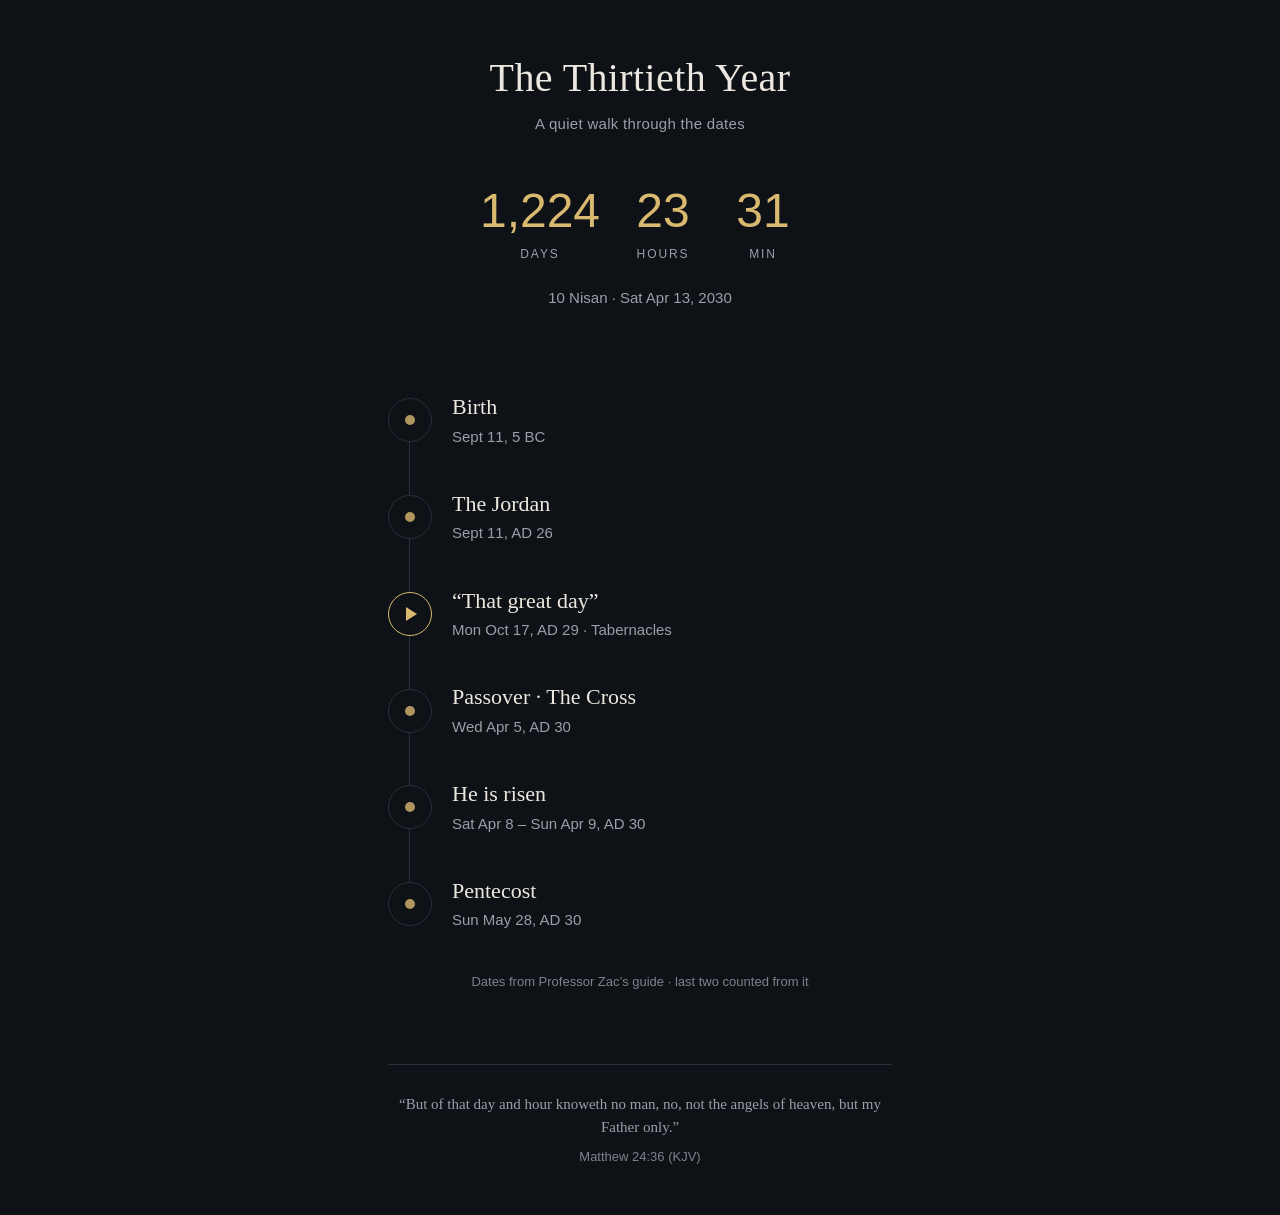
<file: ad30-simple/index.html>
<!doctype html>
<html lang="en">
<head>
<meta charset="utf-8">
<meta name="viewport" content="width=device-width, initial-scale=1, viewport-fit=cover">
<meta name="robots" content="noindex,nofollow">
<meta name="theme-color" content="#0e1116">
<meta name="apple-mobile-web-app-capable" content="yes">
<meta name="mobile-web-app-capable" content="yes">
<meta name="apple-mobile-web-app-status-bar-style" content="black-translucent">
<meta name="apple-mobile-web-app-title" content="Thirtieth Year">
<meta name="application-name" content="Thirtieth Year">
<title>The Thirtieth Year</title>
<link rel="manifest" href="manifest.webmanifest">
<link rel="icon" type="image/png" sizes="192x192" href="icon-192.png">
<link rel="apple-touch-icon" sizes="180x180" href="icon-180.png">
<style>
  :root{
    --bg:#0e1116; --panel:#171b22; --line:#2a303a; --text:#ece8df; --muted:#9a9fa8;
    --gold:#d9b870; --gold-soft:rgba(217,184,112,.14);
  }
  *{box-sizing:border-box}
  html{-webkit-text-size-adjust:100%}
  body{
    margin:0; background:var(--bg); color:var(--text);
    font:18px/1.55 -apple-system,BlinkMacSystemFont,"SF Pro Text","Segoe UI",Roboto,Helvetica,Arial,sans-serif;
    padding:env(safe-area-inset-top) env(safe-area-inset-right) env(safe-area-inset-bottom) env(safe-area-inset-left);
  }
  .wrap{max-width:560px; margin:0 auto; padding:56px 28px 48px}
  .serif{font-family:"Iowan Old Style","Palatino Linotype",Palatino,Georgia,serif}
  header{text-align:center}
  h1{font-weight:500; font-size:40px; line-height:1.1; letter-spacing:.01em; margin:0}
  .sub{color:var(--muted); font-size:15px; margin:12px 0 0; letter-spacing:.02em}

  .count{margin:52px 0 0; text-align:center}
  .count .nums{display:flex; justify-content:center; gap:26px}
  .unit{min-width:74px}
  .unit b{display:block; font-weight:300; font-size:48px; line-height:1; font-variant-numeric:tabular-nums; color:var(--gold)}
  .unit span{display:block; margin-top:10px; font-size:12px; text-transform:uppercase; letter-spacing:.16em; color:var(--muted)}
  .count .when{margin-top:22px; font-size:15px; color:var(--muted)}

  .path{list-style:none; margin:72px 0 0; padding:0; position:relative}
  .path::before{content:""; position:absolute; left:21px; top:30px; bottom:30px; width:1px; background:var(--line)}
  .path li{margin:0 0 18px}
  .mk{
    width:100%; min-height:76px; display:flex; align-items:center; gap:20px;
    background:none; border:0; color:inherit; font:inherit; text-align:left;
    padding:12px 8px 12px 0; border-radius:16px; cursor:pointer; -webkit-tap-highlight-color:transparent;
  }
  .mk:active{background:var(--gold-soft)}
  .mk:focus-visible{outline:2px solid var(--gold); outline-offset:4px}
  .dot{flex:0 0 44px; height:44px; border-radius:50%; background:var(--bg); border:1px solid var(--line);
       display:grid; place-items:center; position:relative; z-index:1}
  .dot i{width:10px; height:10px; border-radius:50%; background:var(--gold); opacity:.8}
  .mk.has-video .dot{border-color:var(--gold)}
  .mk.has-video .dot i{width:0; height:0; border-radius:0; background:none; opacity:1;
       border-left:11px solid var(--gold); border-top:7px solid transparent; border-bottom:7px solid transparent; margin-left:3px}
  /* progress marks: visited = small quiet tick, watched = gold disc with check */
  .dot b{display:none; position:absolute; right:-3px; bottom:-3px; width:18px; height:18px; border-radius:50%;
       background:var(--bg); border:1px solid var(--line); color:var(--muted); font:700 11px/16px system-ui,sans-serif; text-align:center}
  .mk.visited .dot b{display:block}
  .mk.watched .dot{background:var(--gold); border-color:var(--gold)}
  .mk.watched .dot i{display:none}
  .mk.watched .dot b{display:block; position:static; width:auto; height:auto; border:0; background:none; color:#1a1507; font-size:20px; line-height:1}
  .mk .t{display:block; font-size:22px; line-height:1.25}
  .mk .d{display:block; font-size:15px; color:var(--muted); margin-top:4px}
  .src{text-align:center; color:var(--muted); font-size:13px; margin:28px 0 0; opacity:.8}

  footer{margin:72px 0 0; padding-top:28px; border-top:1px solid var(--line); text-align:center; color:var(--muted); font-size:15px}
  footer p{margin:0}
  footer cite{display:block; font-style:normal; font-size:13px; margin-top:8px; opacity:.8}
  .linkbtn{background:none; border:0; color:var(--muted); font:inherit; font-size:13px; min-height:44px; padding:0 14px;
       margin-top:18px; opacity:.7; text-decoration:underline; text-underline-offset:3px; cursor:pointer}
  .linkbtn[hidden]{display:none}
  .linkbtn:focus-visible,.icon:focus-visible,.nx button:focus-visible,.bigplay:focus-visible,.tip button:focus-visible{outline:2px solid var(--gold); outline-offset:3px}

  /* sheet */
  .scrim{position:fixed; inset:0; z-index:10; background:rgba(0,0,0,.6); opacity:0; pointer-events:none; transition:opacity .25s ease}
  .scrim.open{opacity:1; pointer-events:auto}
  .sheet{
    position:fixed; z-index:11; left:0; right:0; bottom:0; max-height:92vh; max-height:92dvh; overflow-y:auto;
    background:var(--panel); border-radius:22px 22px 0 0; padding:14px 26px calc(34px + env(safe-area-inset-bottom));
    transform:translateY(100%); transition:transform .3s cubic-bezier(.2,.8,.2,1); visibility:hidden;
    max-width:620px; margin:0 auto; -webkit-overflow-scrolling:touch;
  }
  .sheet.open{transform:none; visibility:visible}
  .grab{width:40px; height:5px; border-radius:3px; background:var(--line); margin:0 auto 10px}
  .sheet-top{display:flex; align-items:flex-start; justify-content:space-between; gap:12px}
  .sheet h2{font-weight:500; font-size:28px; line-height:1.2; margin:10px 0 0}
  .sheet .d{color:var(--muted); font-size:15px; margin:6px 0 0}
  .acts{display:flex; gap:10px; flex:0 0 auto}
  .icon{width:44px; height:44px; border-radius:50%; border:0; background:#232833; color:var(--text); display:grid; place-items:center; cursor:pointer; padding:0}
  .icon svg{width:20px; height:20px}
  .x{flex:0 0 44px; width:44px; height:44px; border-radius:50%; border:0; background:#232833; color:var(--text);
     font-size:22px; line-height:1; cursor:pointer}
  .x:focus-visible,.read:focus-visible,video:focus-visible{outline:2px solid var(--gold); outline-offset:3px}
  .media{margin:24px 0 0}
  .media video{width:100%; border-radius:14px; background:#000; display:block; aspect-ratio:16/9}
  .media .vt{color:var(--muted); font-size:14px; margin-top:8px}
  .media .vbox{position:relative}
  .bigplay{position:absolute; left:50%; top:50%; width:72px; height:72px; margin:-36px 0 0 -36px; border-radius:50%;
       border:0; background:rgba(14,17,22,.75); color:var(--gold); font-size:28px; cursor:pointer; padding:0 0 0 5px}
  .bigplay[hidden]{display:none}
  .nx{margin:18px 0 0; padding:14px; border:1px solid var(--line); border-radius:16px; background:#1d222b;
       display:flex; align-items:center; gap:10px}
  .nx[hidden]{display:none}
  .nx .go{flex:1; min-height:52px; border-radius:12px; border:1px solid var(--gold); background:var(--gold-soft);
       color:var(--text); font:inherit; font-size:17px; text-align:left; padding:6px 14px; cursor:pointer}
  .nx .go small{display:block; color:var(--muted); font-size:13px}
  .nx .cancel{min-height:52px; min-width:44px; border:0; background:none; color:var(--muted); font:inherit; font-size:15px; padding:0 8px; cursor:pointer}
  .toast{position:fixed; z-index:20; left:50%; bottom:calc(28px + env(safe-area-inset-bottom)); transform:translateX(-50%);
       background:#2a303a; color:var(--text); padding:10px 18px; border-radius:22px; font-size:15px;
       opacity:0; pointer-events:none; transition:opacity .2s ease; white-space:nowrap}
  .toast.show{opacity:1}
  .tip{position:fixed; z-index:5; left:12px; right:12px; bottom:calc(12px + env(safe-area-inset-bottom)); max-width:520px; margin:0 auto;
       background:var(--panel); border:1px solid var(--line); border-radius:16px; padding:8px 8px 8px 18px;
       display:flex; align-items:center; gap:8px; font-size:15px; color:var(--text)}
  .tip[hidden]{display:none}
  .tip p{margin:0; flex:1}
  .tip button{flex:0 0 44px; height:44px; border:0; background:none; color:var(--muted); font-size:18px; cursor:pointer}
  .soon{color:var(--muted); font-style:italic; font-size:16px; margin:24px 0 0}
  blockquote{margin:28px 0 0; padding:0; font-size:23px; line-height:1.5}
  blockquote cite{display:block; margin-top:12px; font-size:15px; font-style:normal; color:var(--gold); letter-spacing:.03em}
  .read{
    margin:30px 0 0; width:100%; min-height:60px; border-radius:16px; border:1px solid var(--gold);
    background:var(--gold-soft); color:var(--text); font:inherit; font-size:20px; cursor:pointer;
  }
  .read[aria-pressed="true"]{background:var(--gold); color:#1a1507}
  .read[hidden]{display:none}

  @media (prefers-reduced-motion: reduce){
    *,*::before,*::after{transition:none !important; animation:none !important; scroll-behavior:auto !important}
  }
</style>
</head>
<body>
<div class="wrap" id="page">
  <header>
    <h1 class="serif">The Thirtieth Year</h1>
    <p class="sub">A quiet walk through the dates</p>
  </header>

  <section class="count" aria-label="Countdown">
    <div class="nums" role="timer" aria-live="off">
      <div class="unit"><b id="cdD">–</b><span>Days</span></div>
      <div class="unit"><b id="cdH">–</b><span>Hours</span></div>
      <div class="unit"><b id="cdM">–</b><span>Min</span></div>
    </div>
    <p class="when" id="cdWhen">10 Nisan · Sat Apr 13, 2030</p>
  </section>

  <ol class="path" id="path" aria-label="Markers"></ol>
  <p class="src">Dates from Professor Zac’s guide</p>

  <footer>
    <p class="serif" id="footVerse"></p>
    <cite id="footRef"></cite>
    <button class="linkbtn" id="resetBtn" type="button" hidden>Reset watched marks</button>
  </footer>
</div>

<div class="scrim" id="scrim"></div>
<div class="sheet" id="sheet" role="dialog" aria-modal="true" aria-labelledby="shTitle" aria-hidden="true">
  <div class="grab" aria-hidden="true"></div>
  <div class="sheet-top">
    <div>
      <h2 class="serif" id="shTitle"></h2>
      <p class="d" id="shDate"></p>
    </div>
    <div class="acts">
      <button class="icon" id="shShare" type="button" aria-label="Share this">
        <svg viewBox="0 0 24 24" fill="none" stroke="currentColor" stroke-width="1.8" stroke-linecap="round" stroke-linejoin="round" aria-hidden="true"><path d="M12 3v12M7.5 7.5 12 3l4.5 4.5M5 12v7a2 2 0 0 0 2 2h10a2 2 0 0 0 2-2v-7"/></svg>
      </button>
      <button class="x" id="shClose" type="button" aria-label="Close">✕</button>
    </div>
  </div>
  <div id="shMedia"></div>
  <div class="nx" id="shNext" hidden>
    <button class="go" id="shNextGo" type="button"><small id="shNextIn">Up next</small><span id="shNextT"></span></button>
    <button class="cancel" id="shNextCancel" type="button">Cancel</button>
  </div>
  <blockquote class="serif"><span id="shVerse"></span><cite id="shRef"></cite></blockquote>
  <button class="read" id="shRead" type="button" aria-pressed="false">🔊 Read it to me</button>
</div>

<div class="toast" id="toast" role="status" aria-live="polite"></div>
<div class="tip" id="tip" hidden>
  <p>Tip: tap Share <svg width="16" height="16" viewBox="0 0 24 24" fill="none" stroke="currentColor" stroke-width="1.8" stroke-linecap="round" stroke-linejoin="round" aria-hidden="true" style="vertical-align:-2px"><path d="M12 3v12M7.5 7.5 12 3l4.5 4.5M5 12v7a2 2 0 0 0 2 2h10a2 2 0 0 0 2-2v-7"/></svg>, then “Add to Home Screen”.</p>
  <button type="button" id="tipX" aria-label="Dismiss tip">✕</button>
</div>

<script>
"use strict";
// === EDIT DATES HERE ===
var CONFIG = {
  // 10 Nisan 5790 begins at sunset in Jerusalem on Fri Apr 12, 2030.
  // Sunset computed with PyEphem (Jerusalem 31.778N 35.235E, upper limb, standard refraction):
  // 16:07 UTC = 19:07 IDT (Israel is on daylight time, UTC+3, from Mar 29, 2030).
  // If no calculator were available the fallback would be 19:10 IDT.
  countdownTarget: "2030-04-12T19:07:00+03:00",
  countdownLabel: "10 Nisan · Sat Apr 13, 2030",
  dateSource: "Dates from Professor Zac’s guide · last two counted from it"
};

// Markers. Dates BC/AD are Julian. To add one of Zac's videos, set
// video: { src: "...mp4", poster: "...jpg", title: "..." }  (otherwise video: null)
// Optional source: "..." overrides the "Professor Zac’s guide" label in the sheet.
// All verse text is exact KJV (checked against bible-api.com and bolls.life KJV).
var MARKERS = [
  { id:"birth", title:"Birth", date:"Sept 11, 5 BC",
    verse:"For unto you is born this day in the city of David a Saviour, which is Christ the Lord.",
    ref:"Luke 2:11", video:null },
  { id:"jordan", title:"The Jordan", date:"Sept 11, AD 26",
    verse:"And the Holy Ghost descended in a bodily shape like a dove upon him, and a voice came from heaven, which said, Thou art my beloved Son; in thee I am well pleased.",
    ref:"Luke 3:22", video:null },
  { id:"tabernacles", title:"“That great day”", date:"Mon Oct 17, AD 29 · Tabernacles",
    verse:"In the last day, that great day of the feast, Jesus stood and cried, saying, If any man thirst, let him come unto me, and drink.",
    ref:"John 7:37",
    video:{ src:"/videos/rl71a-the-water.mp4", poster:"/videos/rl71a-the-water.jpg", title:"The Water (17 min)" } },
  { id:"passover", title:"Passover · The Cross", date:"Wed Apr 5, AD 30",
    verse:"When Jesus therefore had received the vinegar, he said, It is finished: and he bowed his head, and gave up the ghost.",
    ref:"John 19:30", video:null },
  { id:"resurrection", title:"He is risen", date:"Sat Apr 8 – Sun Apr 9, AD 30",
    source:"72 hours from the Wednesday burial (the guide gives no hour)",
    verse:"He is not here: for he is risen, as he said. Come, see the place where the Lord lay.",
    ref:"Matthew 28:6", video:null },
  { id:"pentecost", title:"Pentecost", date:"Sun May 28, AD 30",
    source:"Counted 50 days (the guide doesn’t give this date)",
    verse:"And when the day of Pentecost was fully come, they were all with one accord in one place.",
    ref:"Acts 2:1", video:null }
];

var FOOTER = { verse:"But of that day and hour knoweth no man, no, not the angels of heaven, but my Father only.", ref:"Matthew 24:36" };

(function(){
  var $ = function(id){ return document.getElementById(id); };

  /* ---------- countdown ---------- */
  var target = new Date(CONFIG.countdownTarget).getTime();
  $("cdWhen").textContent = CONFIG.countdownLabel;
  document.querySelector(".src").textContent = CONFIG.dateSource;
  function tick(){
    var ms = Math.max(0, target - Date.now());
    var totalMin = Math.floor(ms / 60000);
    var d = Math.floor(totalMin / 1440), h = Math.floor((totalMin % 1440) / 60), m = totalMin % 60;
    $("cdD").textContent = d.toLocaleString("en-US");
    $("cdH").textContent = h;
    $("cdM").textContent = m < 10 ? "0" + m : m;
  }
  tick(); setInterval(tick, 15000);
  window.__cd = { target: target, tick: tick };

  /* ---------- progress (localStorage) ---------- */
  var KEY = "ad30.progress";
  var prog = {};
  try { prog = JSON.parse(localStorage.getItem(KEY) || "{}") || {}; } catch(e){ prog = {}; }
  function saveProg(){ try { localStorage.setItem(KEY, JSON.stringify(prog)); } catch(e){} }
  function mark(id, level){           // level: "visited" < "watched"
    if (prog[id] === "watched" || prog[id] === level) return;
    prog[id] = level; saveProg(); paintMarks();
  }

  /* ---------- markers ---------- */
  var path = $("path"), btns = [];
  MARKERS.forEach(function(mk, i){
    var li = document.createElement("li");
    var b = document.createElement("button");
    b.type = "button"; b.className = "mk" + (mk.video ? " has-video" : "");
    b.setAttribute("aria-haspopup", "dialog");
    b.innerHTML = '<span class="dot" aria-hidden="true"><i></i><b>✓</b></span><span><span class="t serif"></span><span class="d"></span></span>';
    b.querySelector(".t").textContent = mk.title;
    b.querySelector(".d").textContent = mk.date;
    b.addEventListener("click", function(){ openSheet(i); });
    li.appendChild(b); path.appendChild(li); btns.push(b);
  });
  var resetBtn = $("resetBtn");
  function paintMarks(){
    var any = false;
    MARKERS.forEach(function(mk, i){
      var st = prog[mk.id], b = btns[i];
      b.classList.toggle("watched", st === "watched");
      b.classList.toggle("visited", st === "visited");
      if (st) any = true;
      b.setAttribute("aria-label", mk.title + ", " + mk.date + (mk.video ? ", has video" : "") +
        (st === "watched" ? (mk.video ? ", watched" : ", finished") : st === "visited" ? ", opened" : ""));
    });
    resetBtn.hidden = !any;
  }
  paintMarks();
  resetBtn.addEventListener("click", function(){
    prog = {}; saveProg(); paintMarks(); toast("Marks cleared");
    try { btns[0].focus({ preventScroll: true }); } catch(e){}
  });
  $("footVerse").textContent = "“" + FOOTER.verse + "”";
  $("footRef").textContent = FOOTER.ref + " (KJV)";

  /* ---------- toast ---------- */
  var toastEl = $("toast"), toastT = null;
  function toast(msg){
    toastEl.textContent = msg; toastEl.classList.add("show");
    clearTimeout(toastT); toastT = setTimeout(function(){ toastEl.classList.remove("show"); }, 2200);
  }

  /* ---------- speech ---------- */
  var synth = window.speechSynthesis || null;
  var readBtn = $("shRead"), speaking = false, current = null, curIndex = -1, speakToken = 0;
  if (!synth || typeof SpeechSynthesisUtterance === "undefined") readBtn.hidden = true;
  function pickVoice(){
    if (!synth) return null;
    var vs = synth.getVoices() || [];
    var pref = ["Daniel","Samantha","Karen","Moira","Google UK English Male","Google US English"];
    for (var p = 0; p < pref.length; p++) for (var v = 0; v < vs.length; v++) if (vs[v].name.indexOf(pref[p]) === 0) return vs[v];
    for (var k = 0; k < vs.length; k++) if (/^en/i.test(vs[k].lang)) return vs[k];
    return null;
  }
  if (synth && "onvoiceschanged" in synth) synth.onvoiceschanged = function(){};
  function setReading(on){
    speaking = on;
    readBtn.setAttribute("aria-pressed", on ? "true" : "false");
    readBtn.textContent = on ? "■ Stop reading" : "🔊 Read it to me";
  }
  function stopSpeech(){ speakToken++; if (synth) synth.cancel(); setReading(false); }
  readBtn.addEventListener("click", function(){
    if (!synth || !current) return;
    if (speaking || synth.speaking) { stopSpeech(); return; }
    synth.cancel();
    // Spoken synchronously inside the tap so iOS Safari allows it.
    var refSpoken = current.ref.replace(":", ", verse ").replace(/^1 /, "First ").replace(/^2 /, "Second ");
    var u = new SpeechSynthesisUtterance(current.verse + " … " + refSpoken + ".");
    var v = pickVoice(); if (v) { u.voice = v; u.lang = v.lang; } else { u.lang = "en-US"; }
    u.rate = 0.9; u.pitch = 1;
    var token = ++speakToken, id = current.id, hasVid = !!current.video;
    u.onend = function(){ if (token === speakToken) { setReading(false); if (!hasVid) mark(id, "watched"); } };
    u.onerror = function(){ if (token === speakToken) setReading(false); };
    setReading(true);
    synth.speak(u);
    if (synth.paused) synth.resume();
  });
  window.__readDone = function(){ if (current && !current.video) mark(current.id, "watched"); }; // test hook

  /* ---------- share ---------- */
  function baseUrl(){ return location.href.split("#")[0]; }
  function copyText(t){
    if (navigator.clipboard && window.isSecureContext) return navigator.clipboard.writeText(t);
    return new Promise(function(res, rej){
      var ta = document.createElement("textarea"); ta.value = t; ta.setAttribute("readonly", "");
      ta.style.position = "fixed"; ta.style.opacity = "0"; sheet.appendChild(ta); ta.select();
      var ok = false; try { ok = document.execCommand("copy"); } catch(e){}
      sheet.removeChild(ta); ok ? res() : rej();
    });
  }
  $("shShare").addEventListener("click", function(){
    if (!current) return;
    var url = baseUrl() + "#" + current.id;
    var data = { title: "The Thirtieth Year · " + current.title, text: current.title + " — " + current.date, url: url };
    function fallback(){
      copyText(url).then(function(){ toast("Link copied"); }, function(){ toast(url); });
    }
    if (navigator.share) {
      navigator.share(data).catch(function(err){ if (!err || err.name !== "AbortError") fallback(); });
    } else fallback();
  });

  /* ---------- sheet ---------- */
  var sheet = $("sheet"), scrim = $("scrim"), page = $("page");
  var nx = $("shNext"), nxT = null, nxLeft = 0, NEXT_SECS = 5;
  function cancelNext(){ clearInterval(nxT); nxT = null; nx.hidden = true; }
  function showNext(){
    var ni = curIndex + 1;
    if (ni >= MARKERS.length) return;
    $("shNextT").textContent = "Next: " + MARKERS[ni].title;
    nxLeft = NEXT_SECS;
    var inEl = $("shNextIn");
    function lbl(){ inEl.textContent = "Opens in " + nxLeft + "s"; }
    lbl(); nx.hidden = false;
    nx.scrollIntoView && nx.scrollIntoView({ block: "nearest" });
    clearInterval(nxT);
    nxT = setInterval(function(){
      nxLeft--; if (nxLeft <= 0) { cancelNext(); openSheet(ni, true); } else lbl();
    }, 1000);
    try { $("shNextGo").focus({ preventScroll: true }); } catch(e){}
  }
  $("shNextGo").addEventListener("click", function(){ var ni = curIndex + 1; cancelNext(); openSheet(ni, true); });
  $("shNextCancel").addEventListener("click", function(){ cancelNext(); $("shClose").focus(); });

  function buildVideo(){
    var wrap = document.createElement("div"); wrap.className = "media";
    var box = document.createElement("div"); box.className = "vbox";
    var vid = document.createElement("video");
    vid.controls = true; vid.setAttribute("playsinline", ""); vid.setAttribute("preload", "none");
    vid.poster = current.video.poster; vid.src = current.video.src;
    vid.setAttribute("title", current.video.title);
    var big = document.createElement("button"); big.type = "button"; big.className = "bigplay"; big.hidden = true;
    big.setAttribute("aria-label", "Play video"); big.textContent = "▶";
    big.addEventListener("click", function(){ big.hidden = true; var p = vid.play(); if (p && p.catch) p.catch(function(){ big.hidden = false; }); });
    var id = current.id;
    vid.addEventListener("play", function(){ big.hidden = true; cancelNext(); });
    vid.addEventListener("timeupdate", function(){ if (vid.duration && vid.currentTime / vid.duration >= 0.9) mark(id, "watched"); });
    vid.addEventListener("ended", function(){
      mark(id, "watched");
      try { if (vid.webkitDisplayingFullscreen) vid.webkitExitFullscreen(); if (document.fullscreenElement) document.exitFullscreen(); } catch(e){}
      showNext();
    });
    box.appendChild(vid); box.appendChild(big);
    var cap = document.createElement("div"); cap.className = "vt"; cap.textContent = "Professor Zac · " + current.video.title;
    wrap.appendChild(box); wrap.appendChild(cap);
    return { el: wrap, vid: vid, big: big };
  }

  // auto = arrived via "Next" (try to play; if the browser refuses, show a big play button)
  function openSheet(i, auto){
    if (i < 0 || i >= MARKERS.length) return;
    var old = sheet.querySelector("video"); if (old) { try { old.pause(); } catch(e){} }
    cancelNext();
    current = MARKERS[i]; curIndex = i;
    stopSpeech();
    $("shTitle").textContent = current.title;
    $("shDate").textContent = current.date + " · " + (current.source || "Professor Zac’s guide");
    $("shVerse").textContent = "“" + current.verse + "”";
    $("shRef").textContent = current.ref + " (KJV)";
    var media = $("shMedia"); media.innerHTML = "";
    var v = null;
    if (current.video) { v = buildVideo(); media.appendChild(v.el); }
    else {
      var p = document.createElement("p"); p.className = "soon"; p.textContent = "Video coming soon.";
      media.appendChild(p);
    }
    mark(current.id, "visited");
    sheet.classList.add("open"); scrim.classList.add("open");
    sheet.setAttribute("aria-hidden", "false");
    page.setAttribute("aria-hidden", "true"); if ("inert" in page) page.inert = true;
    document.body.style.overflow = "hidden";
    sheet.scrollTop = 0;
    try { history.replaceState(null, "", "#" + current.id); } catch(e){}
    if (auto && v) {
      try {
        var pr = v.vid.play();
        if (pr && pr.catch) pr.catch(function(){ v.big.hidden = false; });
      } catch(e){ v.big.hidden = false; }
    }
    setTimeout(function(){ $("shClose").focus(); }, 30);
  }
  function closeSheet(){
    if (!sheet.classList.contains("open")) return;
    stopSpeech(); cancelNext();
    var v = sheet.querySelector("video"); if (v) { try { v.pause(); } catch(e){} }
    sheet.classList.remove("open"); scrim.classList.remove("open");
    sheet.setAttribute("aria-hidden", "true");
    page.removeAttribute("aria-hidden"); if ("inert" in page) page.inert = false;
    document.body.style.overflow = "";
    try { history.replaceState(null, "", baseUrl()); } catch(e){}
    if (btns[curIndex]) btns[curIndex].focus();
  }
  $("shClose").addEventListener("click", closeSheet);
  scrim.addEventListener("click", closeSheet);
  document.addEventListener("keydown", function(e){
    if (!sheet.classList.contains("open")) return;
    if (e.key === "Escape") { e.preventDefault(); closeSheet(); return; }
    if (e.key === "Tab") {
      var f = [].filter.call(sheet.querySelectorAll('button:not([hidden]),video,[href],[tabindex]:not([tabindex="-1"])'),
        function(el){ return el.offsetParent !== null || el === document.activeElement; });
      if (!f.length) return;
      var first = f[0], last = f[f.length - 1];
      if (e.shiftKey && document.activeElement === first) { e.preventDefault(); last.focus(); }
      else if (!e.shiftKey && document.activeElement === last) { e.preventDefault(); first.focus(); }
      else if (!sheet.contains(document.activeElement)) { e.preventDefault(); first.focus(); }
    }
  }, true);   // capture phase: still works when focus is inside the video's own controls
  // Swipe down on the grab area to close
  var y0 = null;
  sheet.addEventListener("touchstart", function(e){ y0 = sheet.scrollTop <= 0 ? e.touches[0].clientY : null; }, {passive:true});
  sheet.addEventListener("touchend", function(e){ if (y0 !== null && e.changedTouches[0].clientY - y0 > 90) closeSheet(); y0 = null; }, {passive:true});

  /* ---------- deep link: page.html#marker-id ---------- */
  function fromHash(){
    var id = decodeURIComponent((location.hash || "").slice(1));
    for (var k = 0; k < MARKERS.length; k++) if (MARKERS[k].id === id) { openSheet(k); return true; }
    return false;
  }
  window.addEventListener("hashchange", fromHash);
  var deep = fromHash();

  /* ---------- one-time "Add to Home Screen" tip (iPhone/iPad Safari only) ---------- */
  (function(){
    var ua = navigator.userAgent || "";
    var ios = /iP(hone|od|ad)/.test(ua) || (/Macintosh/.test(ua) && navigator.maxTouchPoints > 1);
    var safari = /Safari/.test(ua) && !/CriOS|FxiOS|EdgiOS|OPiOS|GSA|FBAN|FBAV|Instagram/.test(ua);
    var standalone = navigator.standalone === true || (window.matchMedia && matchMedia("(display-mode: standalone)").matches);
    var seen = false; try { seen = localStorage.getItem("ad30.tip") === "1"; } catch(e){}
    if (!ios || !safari || standalone || seen) return;
    var tip = $("tip");
    setTimeout(function(){
      tip.hidden = false;
      try { localStorage.setItem("ad30.tip", "1"); } catch(e){}   // shown once, ever
      setTimeout(function(){ tip.hidden = true; }, 15000);
    }, deep ? 8000 : 2500);
    $("tipX").addEventListener("click", function(){ tip.hidden = true; });
  })();

  window.__openSheet = openSheet; window.__closeSheet = closeSheet;
})();
</script>
</body>
</html>
</file>
